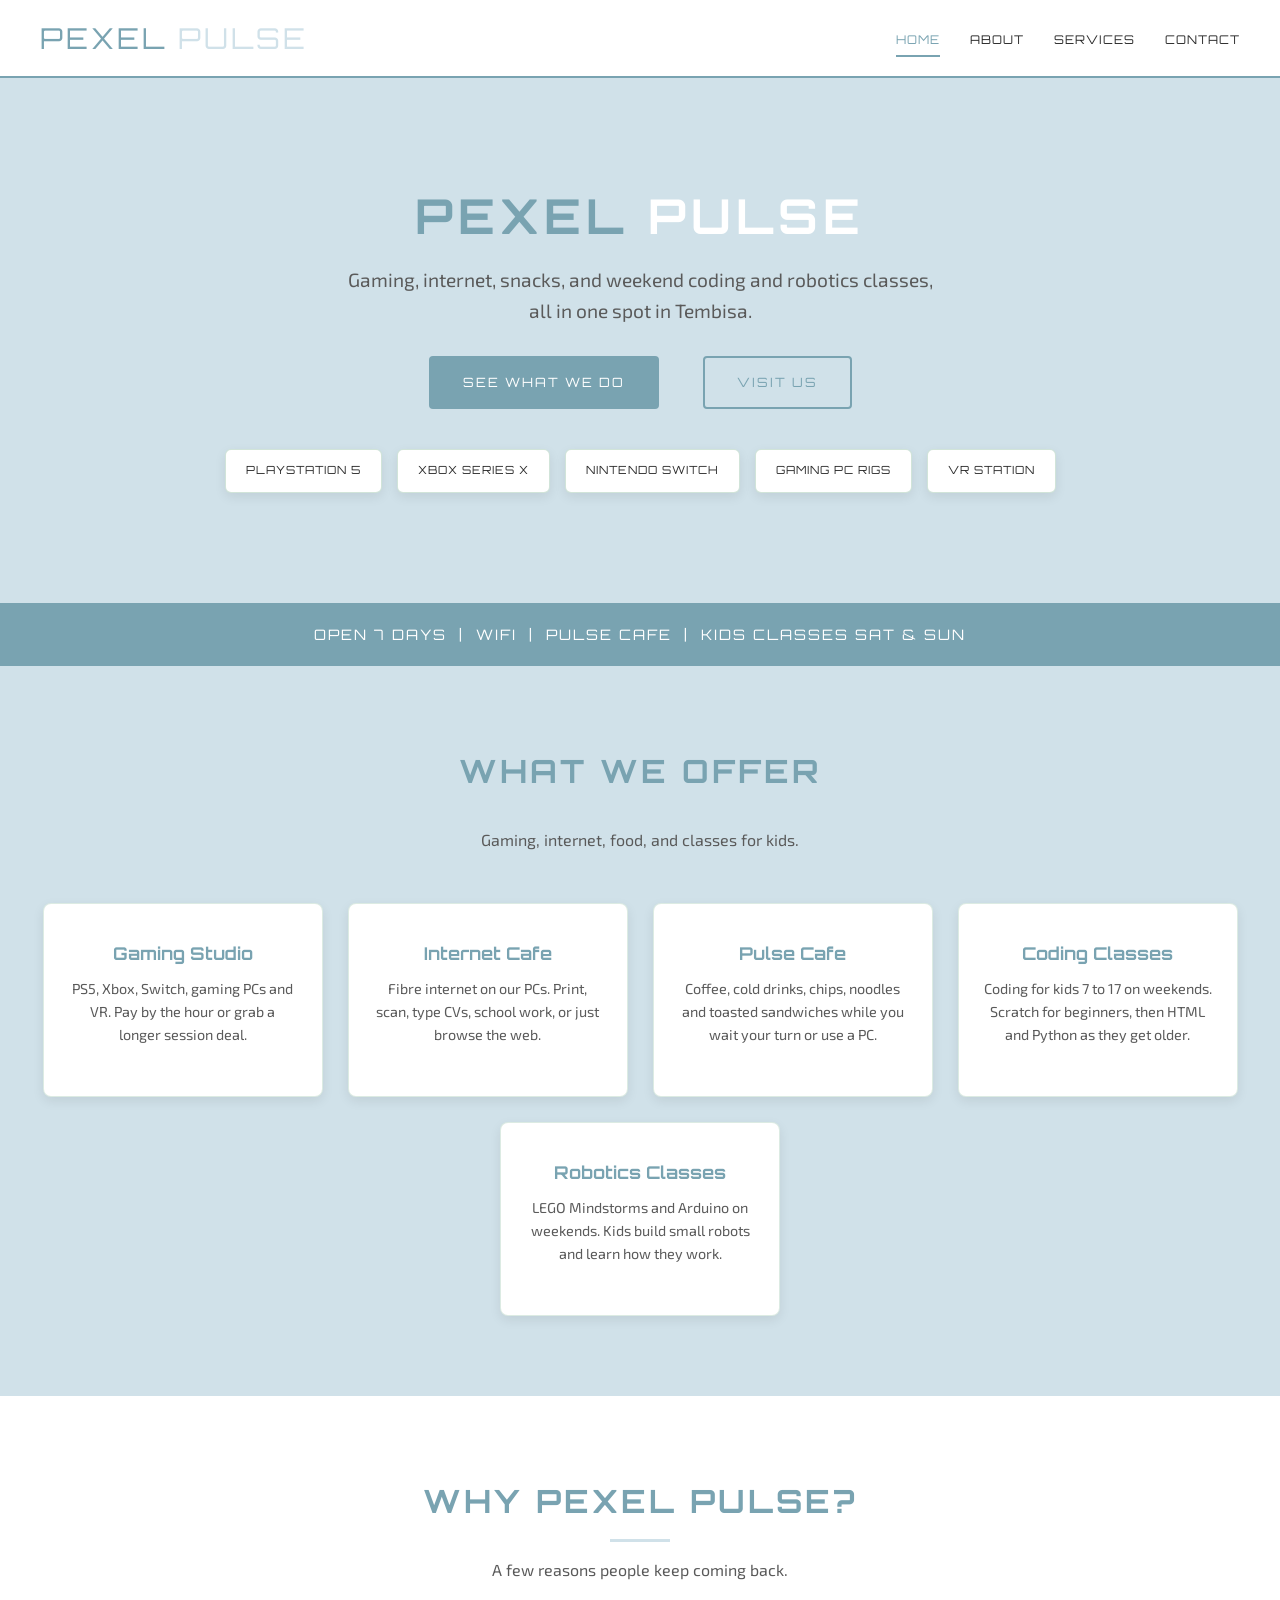
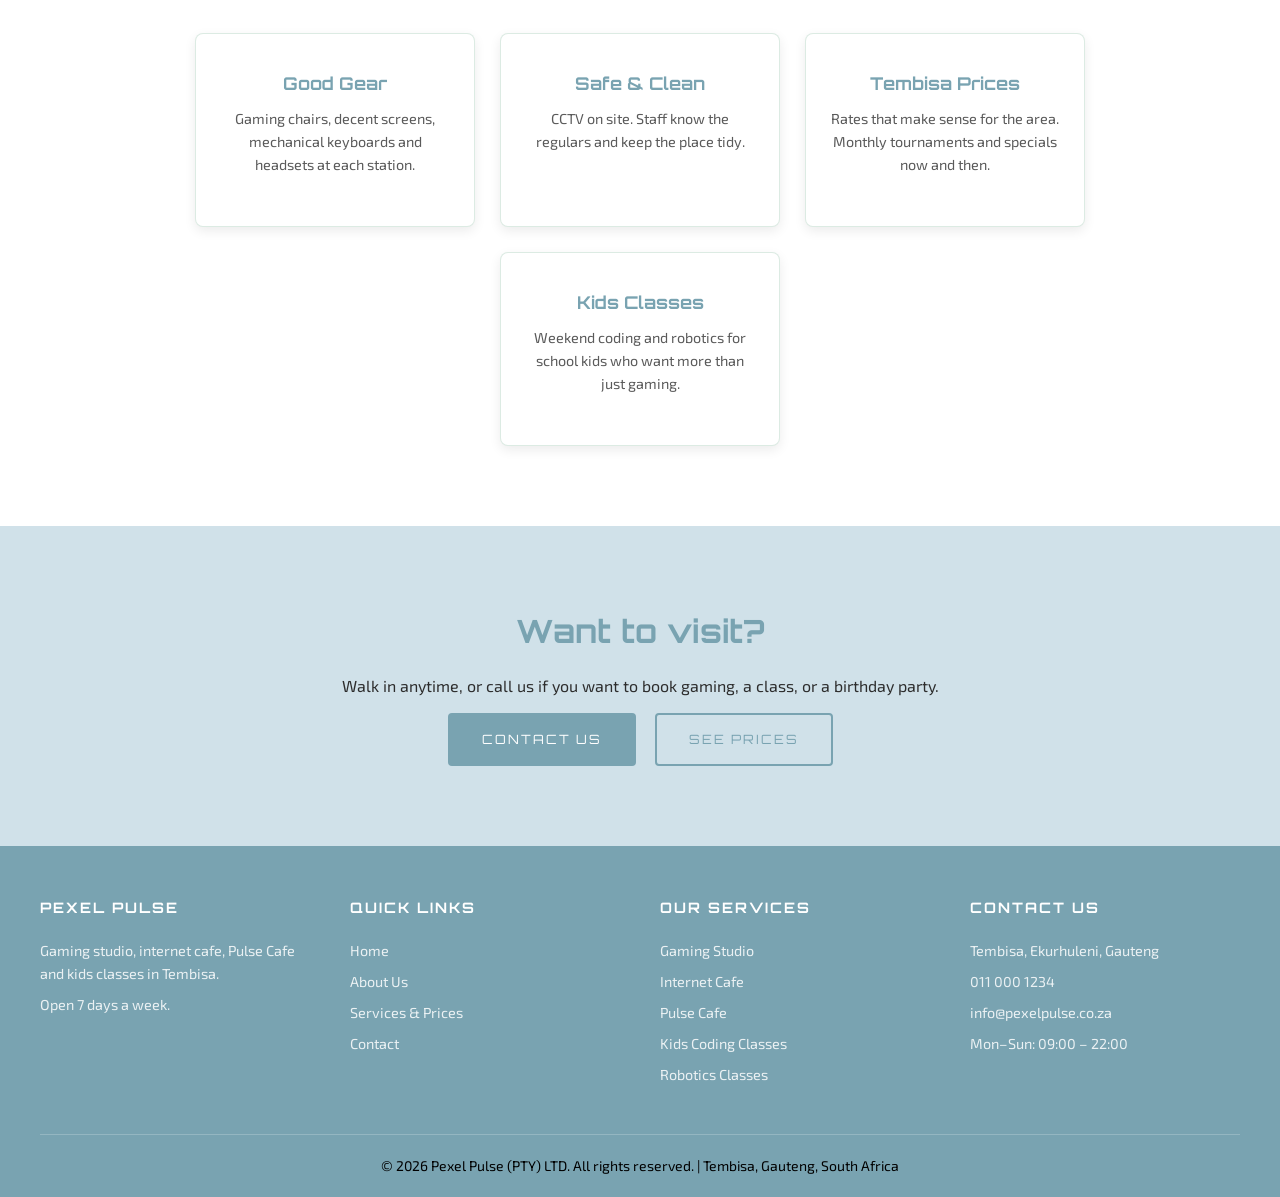
<file: index.html>
﻿<!DOCTYPE html>
<html lang="en">
<head>
  <meta charset="UTF-8">
  <meta name="viewport" content="width=device-width, initial-scale=1.0">
  <title>Pexel Pulse Studio | Tembisa Gaming Studio</title>
  <link rel="stylesheet" href="css/styles.css">
</head>
<body>

    <!-- header Section -->
    <header>
      <div class="header-inner">
  
        <!-- logo Area -->
        <div class="logo">Pexel <span>Pulse</span></div>
  
        <!-- navigation Menu -->
        <nav>
          <ul>
            <li><a href="index.html" class="active">Home</a></li>
            <li><a href="about.html">About</a></li>
            <li><a href="services.html">Services</a></li>
            <li><a href="contact.html">Contact</a></li>
          </ul>
        </nav>
  
      </div>
    </header>
  
    <!-- hero Section -->
    <section class="hero">
      <h1>Pexel <span>Pulse</span></h1>
      <p>Gaming, internet, snacks, and weekend coding and robotics classes, all in one spot in Tembisa.</p>
      <a href="services.html" class="btn btn-primary">See What We Do</a>
      <a href="contact.html" class="btn btn-outline">Visit Us</a>
  
      <!-- gaming Consoles Available -->
      <div class="consoles-row">
        <div class="console-badge">PlayStation 5</div>
        <div class="console-badge">Xbox Series X</div>
        <div class="console-badge">Nintendo Switch</div>
        <div class="console-badge">Gaming PC Rigs</div>
        <div class="console-badge">VR Station</div>
      </div>
    </section>
  
    <!-- feature Strip -->
    <div class="feature-strip">
      <p>Open 7 days &nbsp;|&nbsp; WiFi &nbsp;|&nbsp; Pulse Cafe &nbsp;|&nbsp; Kids classes Sat &amp; Sun</p>
    </div>
  
    <!-- what We Offer Section -->
    <div class="section-dark">
      <div class="section">
  
        <div class="section-title">
          <h2>What We Offer</h2>
          <p>Gaming, internet, food, and classes for kids.</p>
        </div>
  
        <!-- cards Grid -->
        <div class="cards-grid">
  
          <!-- card 1 Gaming Studio -->
          <div class="card">
            <h3>Gaming Studio</h3>
            <p>PS5, Xbox, Switch, gaming PCs and VR. Pay by the hour or grab a longer session deal.</p>
          </div>
  
          <!-- card 2 Internet Cafe -->
          <div class="card">
            <h3>Internet Cafe</h3>
            <p>Fibre internet on our PCs. Print, scan, type CVs, school work, or just browse the web.</p>
          </div>
  
          <!-- card 3 Pulse Cafe -->
          <div class="card">
            <h3>Pulse Cafe</h3>
            <p>Coffee, cold drinks, chips, noodles and toasted sandwiches while you wait your turn or use a PC.</p>
          </div>
  
          <!-- card 4 Coding Classes -->
          <div class="card">
            <h3>Coding Classes</h3>
            <p>Coding for kids 7 to 17 on weekends. Scratch for beginners, then HTML and Python as they get older.</p>
          </div>
  
          <!-- card 5 Robotics Classes -->
          <div class="card">
            <h3>Robotics Classes</h3>
            <p>LEGO Mindstorms and Arduino on weekends. Kids build small robots and learn how they work.</p>
          </div>
  
        </div>
  
      </div>
    </div>
  
    <!-- why Pexel Pulse Section -->
    <div class="section">
  
      <div class="section-title">
        <h2>Why Pexel Pulse?</h2>
        <p>A few reasons people keep coming back.</p>
      </div>
  
      <div class="cards-grid">
  
        <div class="card">
          <h3>Good Gear</h3>
          <p>Gaming chairs, decent screens, mechanical keyboards and headsets at each station.</p>
        </div>
  
        <div class="card">
          <h3>Safe &amp; Clean</h3>
          <p>CCTV on site. Staff know the regulars and keep the place tidy.</p>
        </div>
  
        <div class="card">
          <h3>Tembisa Prices</h3>
          <p>Rates that make sense for the area. Monthly tournaments and specials now and then.</p>
        </div>
  
        <div class="card">
          <h3>Kids Classes</h3>
          <p>Weekend coding and robotics for school kids who want more than just gaming.</p>
        </div>
  
      </div>
  
    </div>
  
    <!-- call To Action -->
    <div class="section-dark">
      <div class="section section-center">
        <h2>Want to visit?</h2>
        <p>Walk in anytime, or call us if you want to book gaming, a class, or a birthday party.</p>
        <a href="contact.html" class="btn btn-primary">Contact Us</a>
        <a href="services.html" class="btn btn-outline">See Prices</a>
      </div>
    </div>
  
    <!-- footer Section -->
    <footer>
      <div class="footer-inner">

        <div class="footer-col">
          <h3>Pexel Pulse</h3>
          <p>Gaming studio, internet cafe, Pulse Cafe and kids classes in Tembisa.</p>
          <p>Open 7 days a week.</p>
        </div>

        <div class="footer-col">
          <h3>Quick Links</h3>
          <a href="index.html">Home</a>
          <a href="about.html">About Us</a>
          <a href="services.html">Services &amp; Prices</a>
          <a href="contact.html">Contact</a>
        </div>

        <div class="footer-col">
          <h3>Our Services</h3>
          <a href="services.html">Gaming Studio</a>
          <a href="services.html">Internet Cafe</a>
          <a href="services.html">Pulse Cafe</a>
          <a href="services.html">Kids Coding Classes</a>
          <a href="services.html">Robotics Classes</a>
        </div>

        <div class="footer-col">
          <h3>Contact Us</h3>
          <p>Tembisa, Ekurhuleni, Gauteng</p>
          <p>011 000 1234</p>
          <p>info@pexelpulse.co.za</p>
          <p>Mon–Sun: 09:00 – 22:00</p>
        </div>

      </div>

      <div class="footer-bottom">
        <p>&copy; 2026 Pexel Pulse (PTY) LTD. All rights reserved. | Tembisa, Gauteng, South Africa</p>
      </div>
    </footer>
  
  </body>
  </html>
</file>
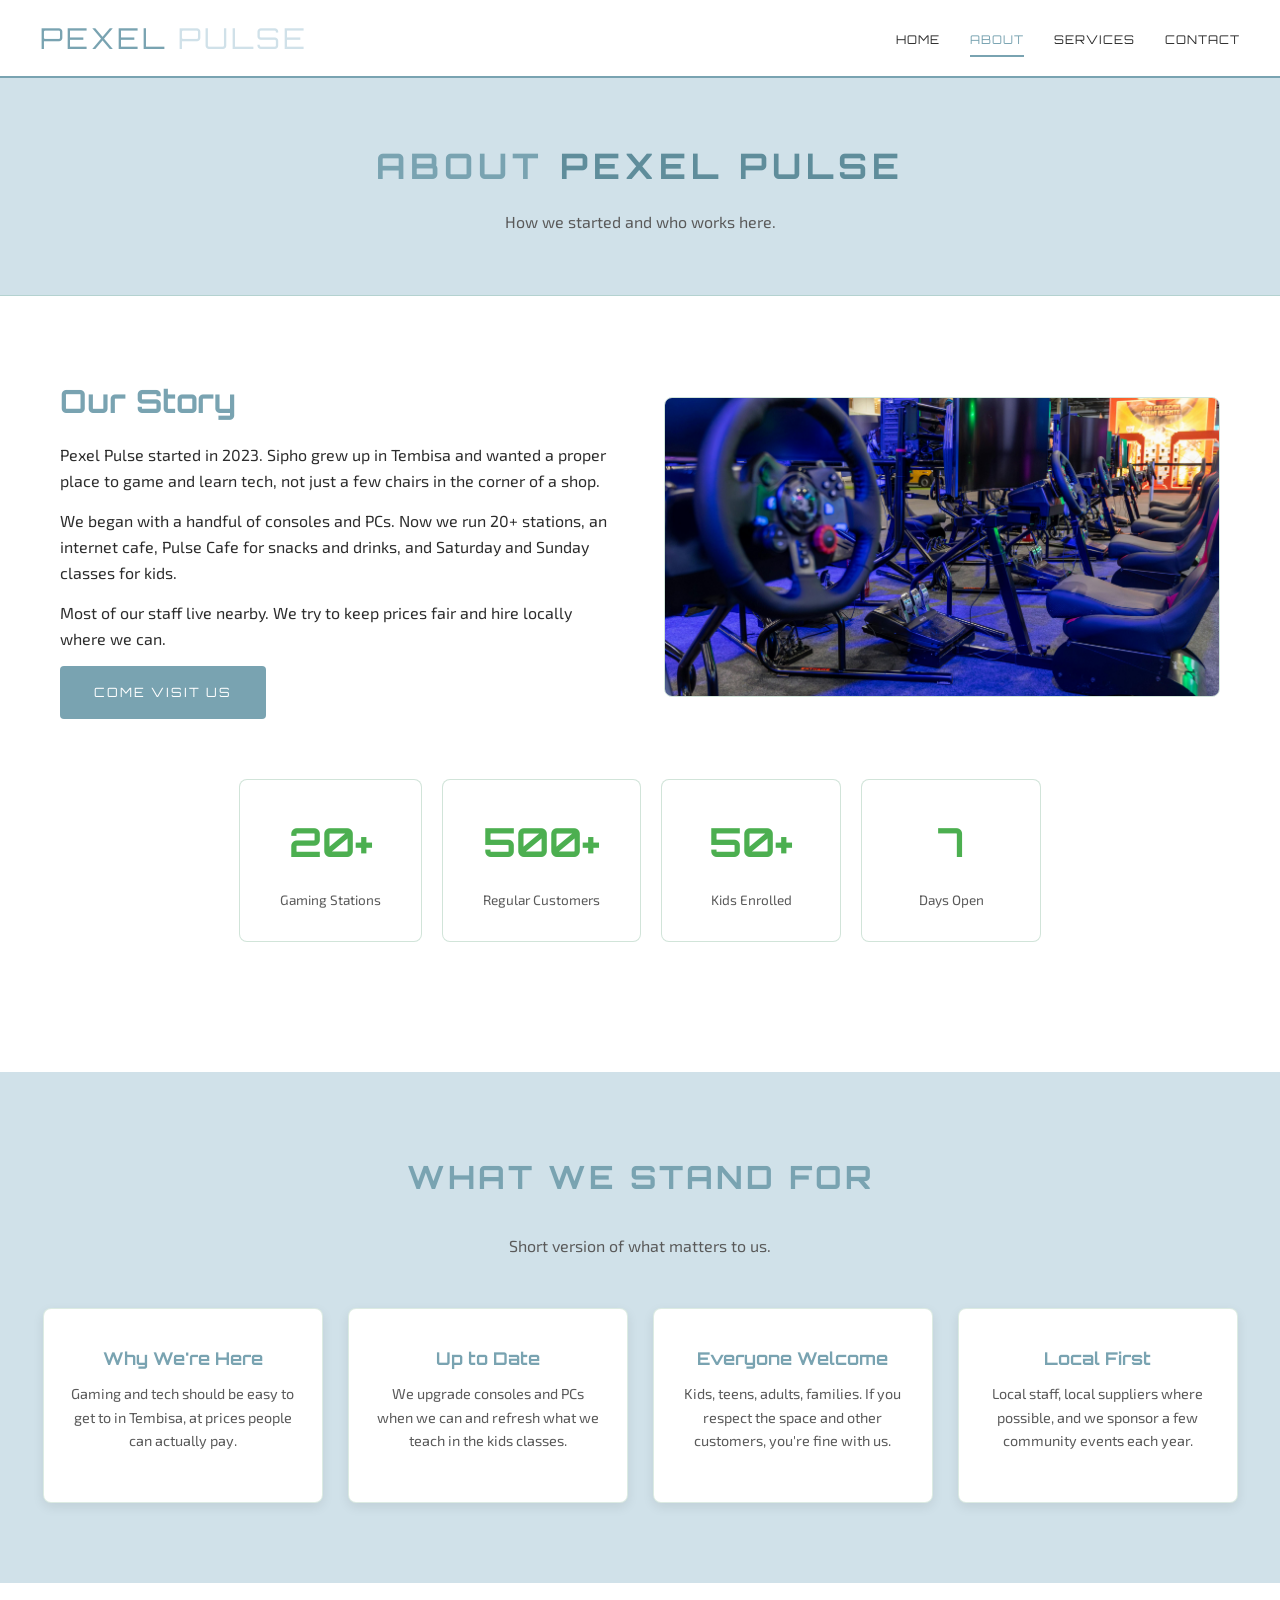
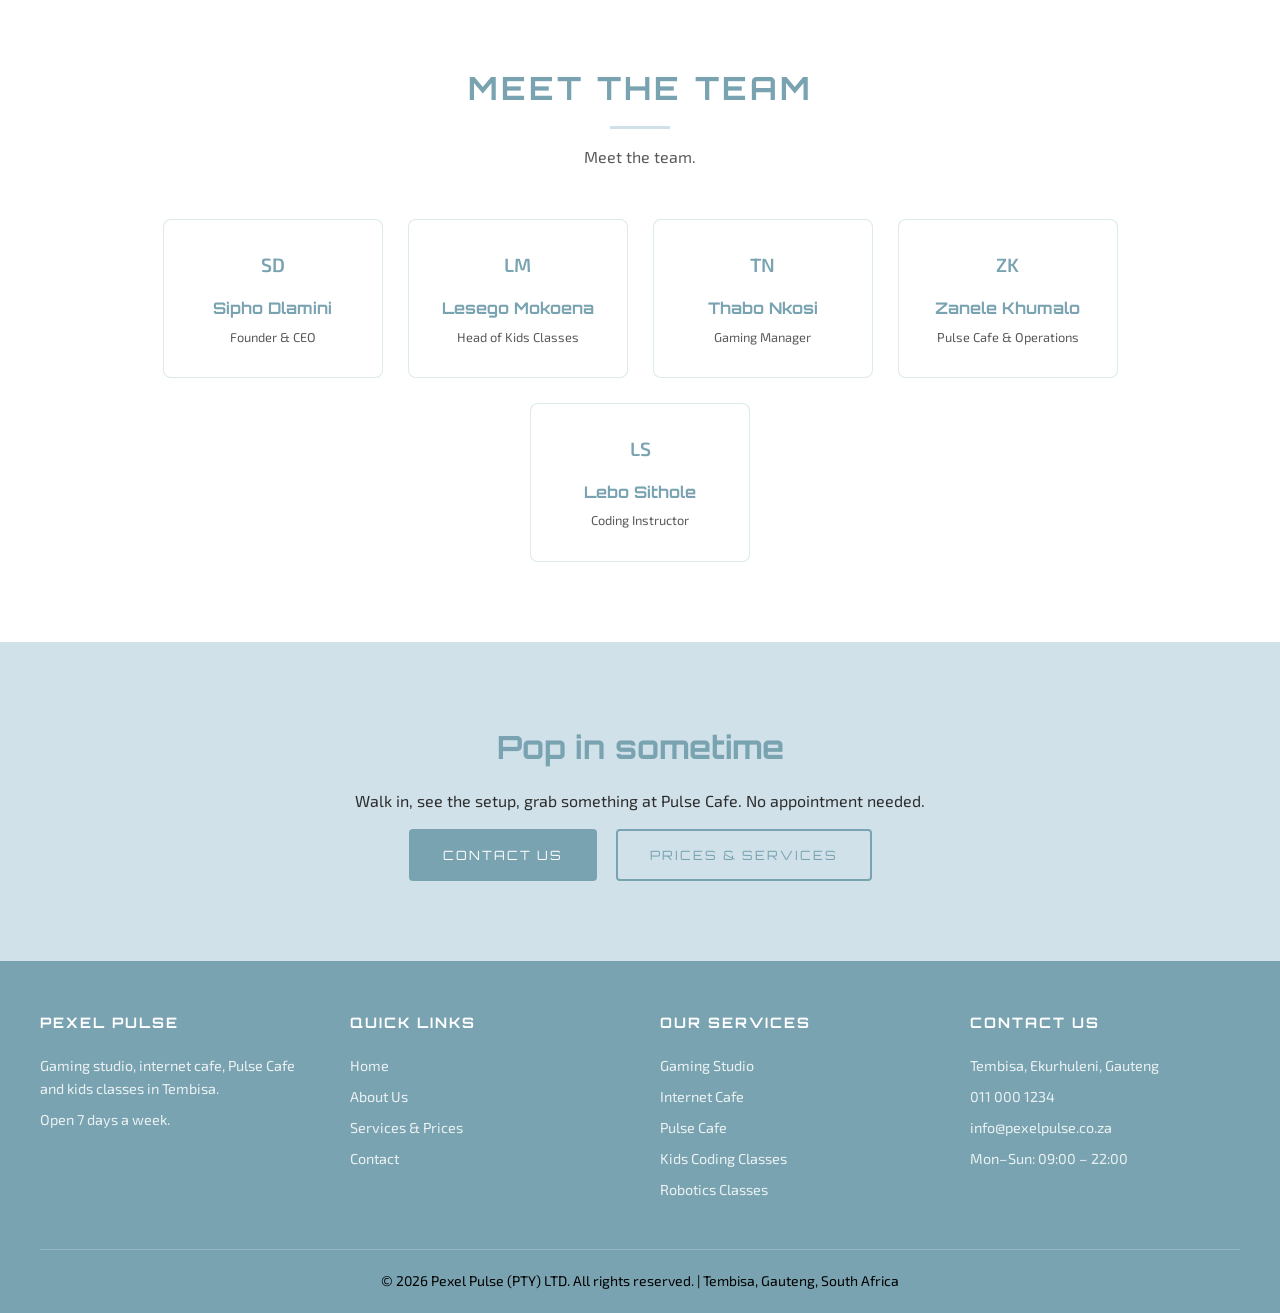
<file: about.html>
﻿<!DOCTYPE html>
<html lang="en">
<head>
  <meta charset="UTF-8">
  <meta name="viewport" content="width=device-width, initial-scale=1.0">
  <title>about us</title>
  <link rel="stylesheet" href="css/styles.css">
</head>
<body>

  <!-- header Section -->
  <header>
    <div class="header-inner">

      <!-- logo Area -->
      <div class="logo">Pexel <span>Pulse</span></div>

      <!-- navigation Menu -->
      <nav>
        <ul>
          <li><a href="index.html">Home</a></li>
          <li><a href="about.html" class="active">About</a></li>
          <li><a href="services.html">Services</a></li>
          <li><a href="contact.html">Contact</a></li>
        </ul>
      </nav>

    </div>
  </header>

  <!-- Banner -->
  <div class="page-banner">
    <h1>About <span>Pexel Pulse</span></h1>
    <p>How we started and who works here.</p>
  </div>

  <!-- our Story Section -->
  <div class="section">

    <div class="about-intro">

      <!-- intro Text -->
      <div class="about-text">
        <h2>Our Story</h2>
        <p>Pexel Pulse started in 2023. Sipho grew up in Tembisa and wanted a proper place to game and learn tech, not just a few chairs in the corner of a shop.</p>
        <p>We began with a handful of consoles and PCs. Now we run 20+ stations, an internet cafe, Pulse Cafe for snacks and drinks, and Saturday and Sunday classes for kids.</p>
        <p>Most of our staff live nearby. We try to keep prices fair and hire locally where we can.</p>
        <a href="contact.html" class="btn btn-primary">Come Visit Us</a>
      </div>

      <!-- about Image -->
      <div class="about-image">
        <img src="images/gaming1.jpg" alt="Gaming area inside Pexel Pulse">
      </div>

    </div>

    <!-- stats Row -->
    <div class="stats-row">

      <div class="stat-box">
        <h2>20+</h2>
        <p>Gaming Stations</p>
      </div>

      <div class="stat-box">
        <h2>500+</h2>
        <p>Regular Customers</p>
      </div>

      <div class="stat-box">
        <h2>50+</h2>
        <p>Kids Enrolled</p>
      </div>

      <div class="stat-box">
        <h2>7</h2>
        <p>Days Open</p>
      </div>

    </div>

  </div>

  <!-- mission And Values -->
  <div class="section-dark">
    <div class="section">

      <div class="section-title">
        <h2>What We Stand For</h2>
        <p>Short version of what matters to us.</p>
      </div>

      <div class="cards-grid">

        <div class="card">
          <h3>Why We're Here</h3>
          <p>Gaming and tech should be easy to get to in Tembisa, at prices people can actually pay.</p>
        </div>

        <div class="card">
          <h3>Up to Date</h3>
          <p>We upgrade consoles and PCs when we can and refresh what we teach in the kids classes.</p>
        </div>

        <div class="card">
          <h3>Everyone Welcome</h3>
          <p>Kids, teens, adults, families. If you respect the space and other customers, you're fine with us.</p>
        </div>

        <div class="card">
          <h3>Local First</h3>
          <p>Local staff, local suppliers where possible, and we sponsor a few community events each year.</p>
        </div>

      </div>

    </div>
  </div>

  <!-- meet The Team -->
  <div class="section">

    <div class="section-title">
      <h2>Meet the Team</h2>
      <p>Meet the team.</p>
    </div>

    <div class="team-grid">

      <div class="team-card">
        <div class="avatar">SD</div>
        <h3>Sipho Dlamini</h3>
        <p>Founder &amp; CEO</p>
      </div>

      <div class="team-card">
        <div class="avatar">LM</div>
        <h3>Lesego Mokoena</h3>
        <p>Head of Kids Classes</p>
      </div>

      <div class="team-card">
        <div class="avatar">TN</div>
        <h3>Thabo Nkosi</h3>
        <p>Gaming Manager</p>
      </div>

      <div class="team-card">
        <div class="avatar">ZK</div>
        <h3>Zanele Khumalo</h3>
        <p>Pulse Cafe &amp; Operations</p>
      </div>

      <div class="team-card">
        <div class="avatar">LS</div>
        <h3>Lebo Sithole</h3>
        <p>Coding Instructor</p>
      </div>

    </div>

  </div>

  <!-- call To Action -->
  <div class="section-dark">
    <div class="section" style="text-align: center;">
      <h2>Pop in sometime</h2>
      <p>Walk in, see the setup, grab something at Pulse Cafe. No appointment needed.</p>
      <a href="contact.html" class="btn btn-primary">Contact Us</a>
      <a href="services.html" class="btn btn-outline">Prices &amp; Services</a>
    </div>
  </div>

  <!-- footer Section -->
  <footer>
    <div class="footer-inner">

      <div class="footer-col">
        <h3>Pexel Pulse</h3>
        <p>Gaming studio, internet cafe, Pulse Cafe and kids classes in Tembisa.</p>
        <p>Open 7 days a week.</p>
      </div>

      <div class="footer-col">
        <h3>Quick Links</h3>
        <a href="index.html">Home</a>
        <a href="about.html">About Us</a>
        <a href="services.html">Services &amp; Prices</a>
        <a href="contact.html">Contact</a>
      </div>

      <div class="footer-col">
        <h3>Our Services</h3>
        <a href="services.html">Gaming Studio</a>
        <a href="services.html">Internet Cafe</a>
        <a href="services.html">Pulse Cafe</a>
        <a href="services.html">Kids Coding Classes</a>
        <a href="services.html">Robotics Classes</a>
      </div>

      <div class="footer-col">
        <h3>Contact Us</h3>
        <p>Tembisa, Ekurhuleni, Gauteng</p>
        <p>011 000 1234</p>
        <p>info@pexelpulse.co.za</p>
        <p>Mon–Sun: 09:00 – 22:00</p>
      </div>

    </div>

    <div class="footer-bottom">
      <p>&copy; 2026 Pexel Pulse (PTY) LTD. All rights reserved. | Tembisa, Gauteng, South Africa</p>
    </div>
  </footer>

</body>
</html>
</file>
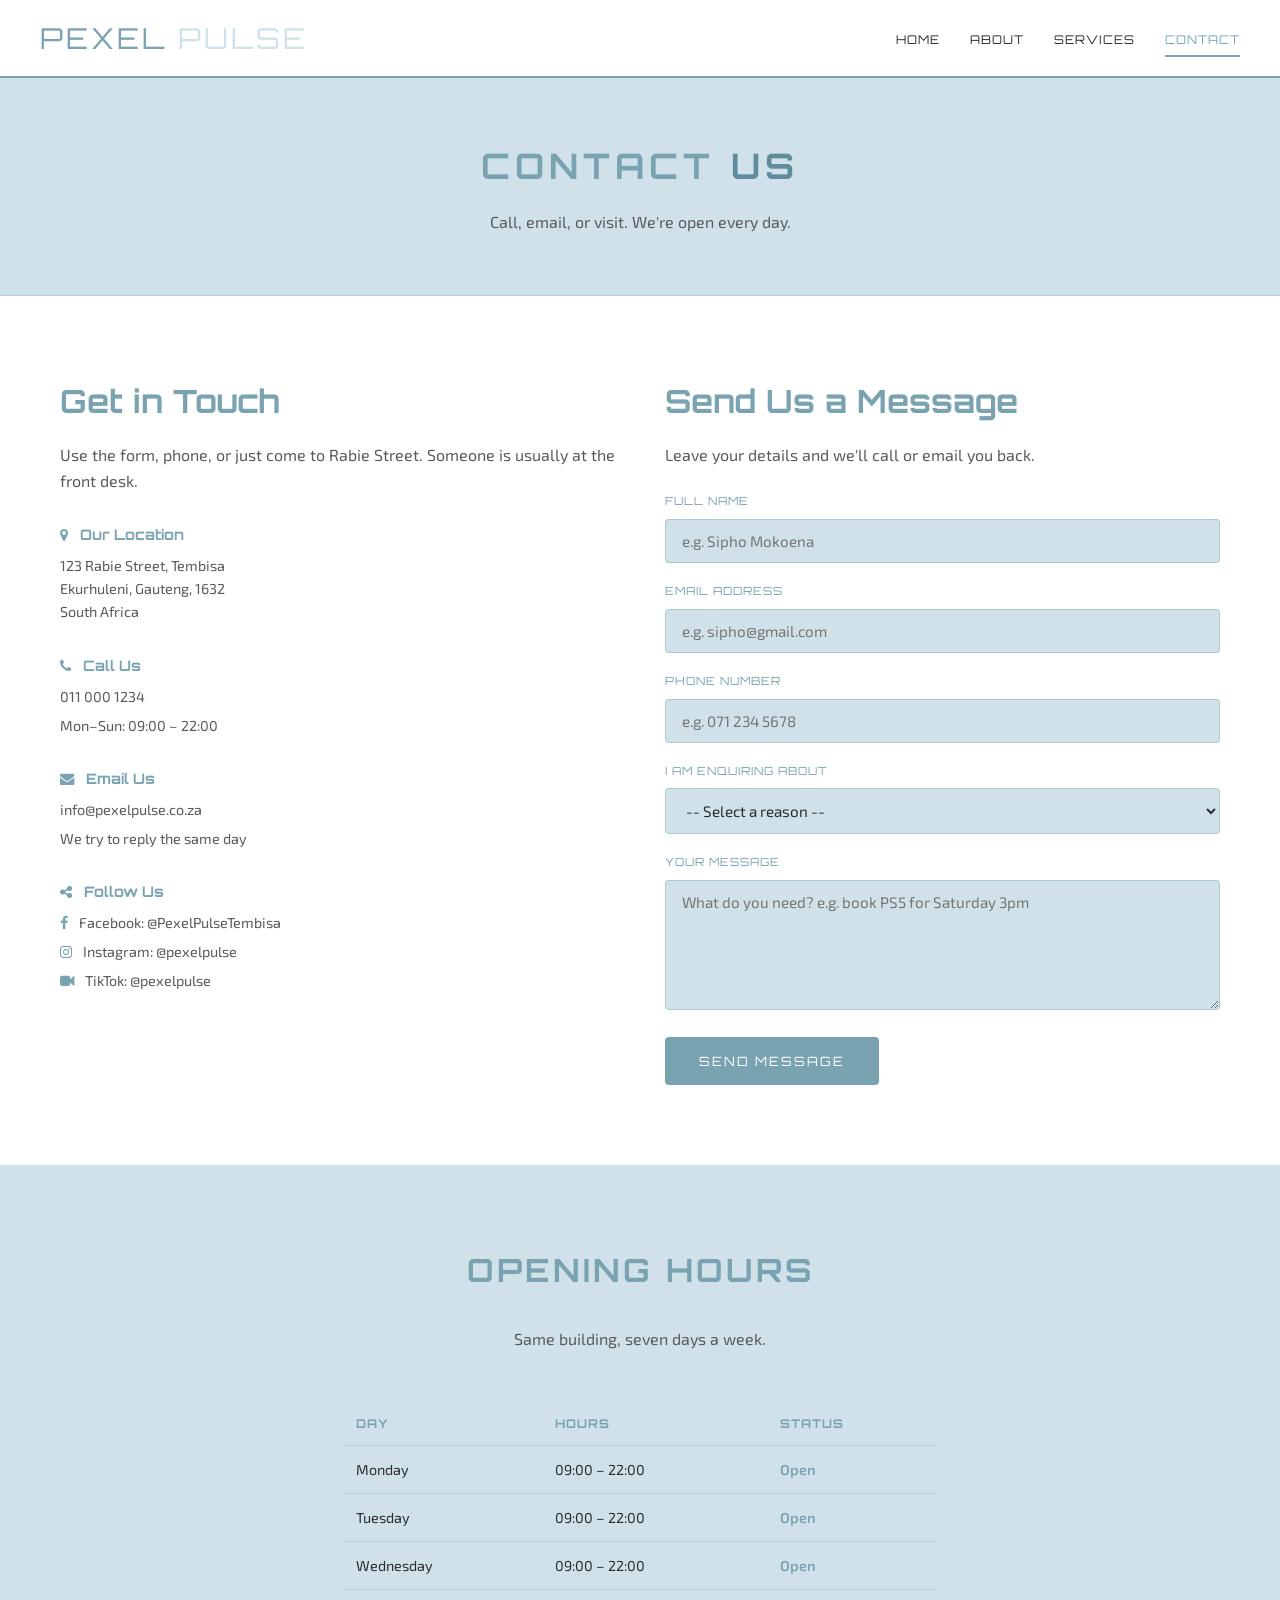
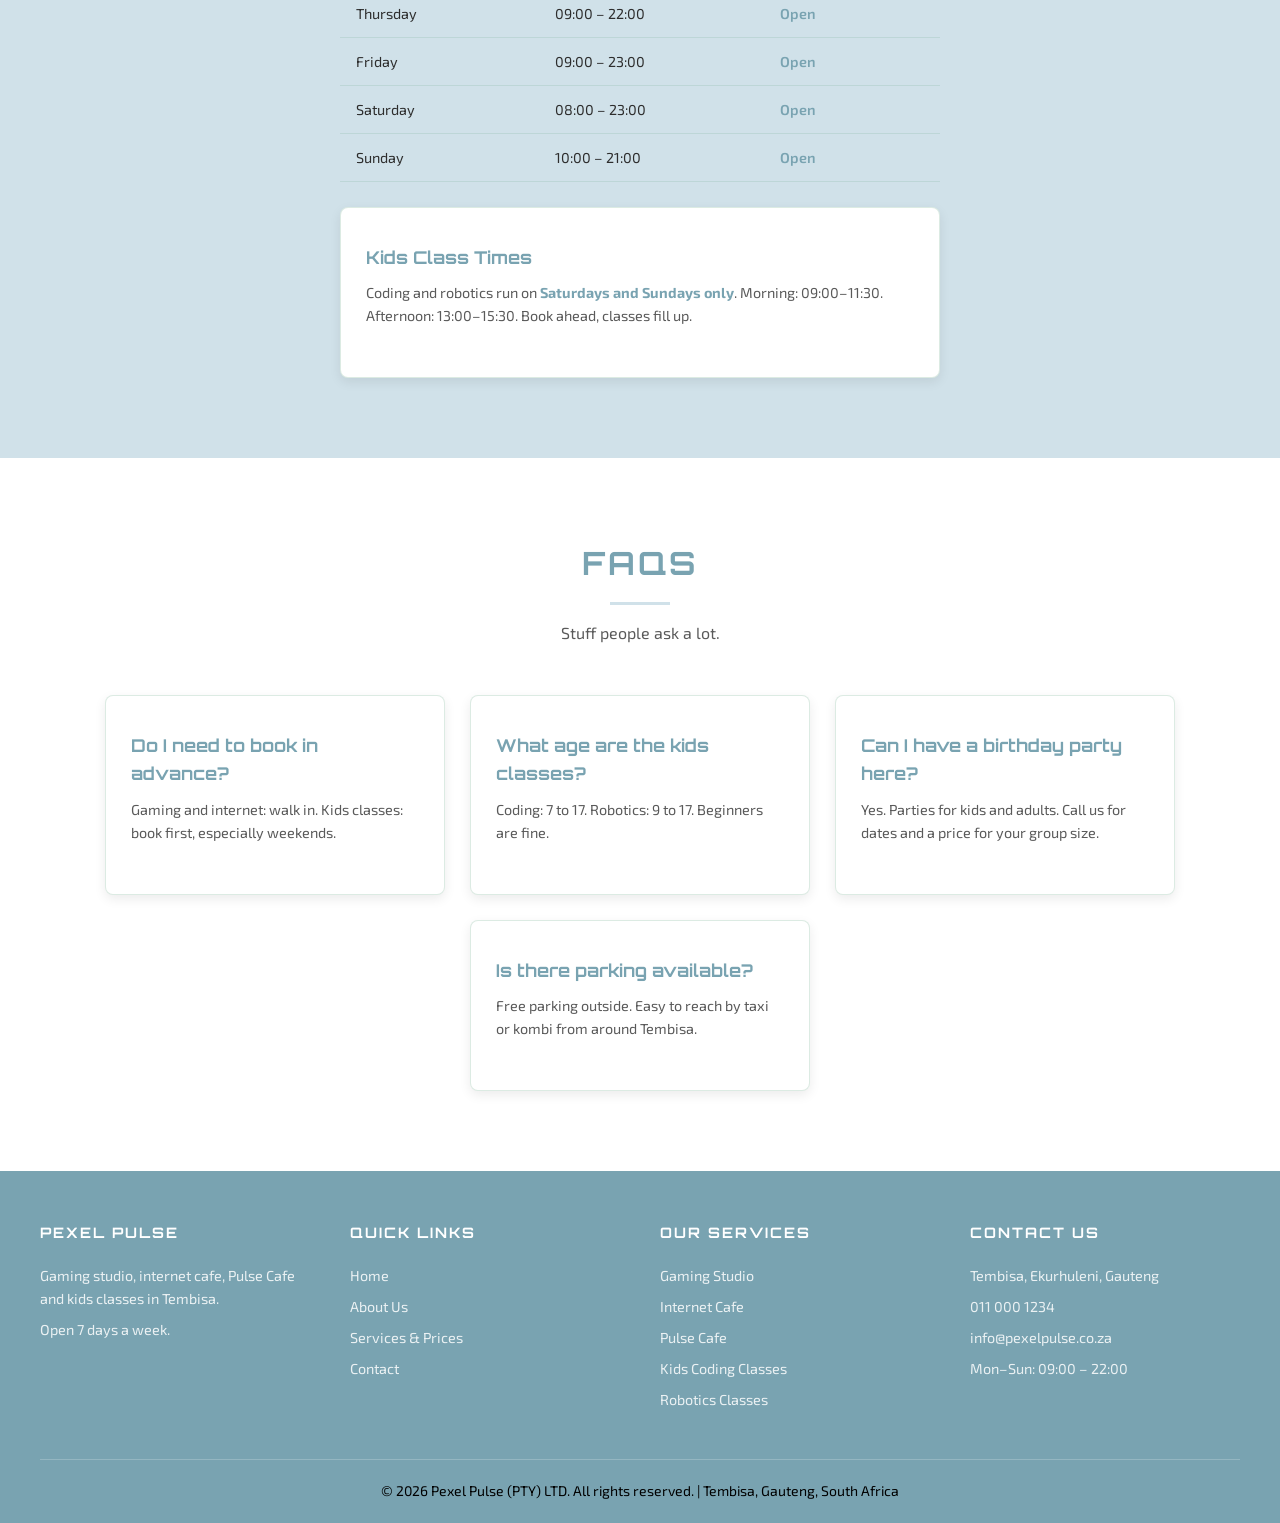
<file: contact.html>
﻿<!DOCTYPE html>
<html lang="en">
<head>
  <meta charset="UTF-8">
  <meta name="viewport" content="width=device-width, initial-scale=1.0">
  <title>contact us</title>
  <link rel="stylesheet" href="css/styles.css">
  <link rel="stylesheet" href="https://cdnjs.cloudflare.com/ajax/libs/font-awesome/4.7.0/css/font-awesome.min.css">
</head>

<body>

  <!-- header Section -->
  <header>
    <div class="header-inner">

      <!-- logo Area -->
      <div class="logo">Pexel <span>Pulse</span></div>

      <!-- navigation Menu -->
      <nav>
        <ul>
          <li><a href="index.html">Home</a></li>
          <li><a href="about.html">About</a></li>
          <li><a href="services.html">Services</a></li>
          <li><a href="contact.html" class="active">Contact</a></li>
        </ul>
      </nav>

    </div>
  </header>

  <!-- page Banner -->
  <div class="page-banner">
    <h1>Contact <span>Us</span></h1>
    <p>Call, email, or visit. We're open every day.</p>
  </div>

  <!-- contact Section -->
  <div class="section">

    <div class="contact-grid">

      <!-- left Contact Info -->
      <div class="contact-info">

        <h2>Get in Touch</h2>
        <p style="color: var(--text-muted); margin-bottom: 30px;">Use the form, phone, or just come to Rabie Street. Someone is usually at the front desk.</p>

        <!-- address Block -->
        <div class="contact-info-item">
          <h3><i class="fa fa-map-marker" aria-hidden="true"></i> Our Location</h3>
          <p>123 Rabie Street, Tembisa<br>Ekurhuleni, Gauteng, 1632<br>South Africa</p>
        </div>

        <!-- phone Block -->
        <div class="contact-info-item">
          <h3><i class="fa fa-phone" aria-hidden="true"></i> Call Us</h3>
          <p>011 000 1234</p>
          <p>Mon–Sun: 09:00 – 22:00</p>
        </div>

        <!-- email Block -->
        <div class="contact-info-item">
          <h3><i class="fa fa-envelope" aria-hidden="true"></i> Email Us</h3>
          <p>info@pexelpulse.co.za</p>
          <p>We try to reply the same day</p>
        </div>

        <!-- social Media -->
        <div class="contact-info-item">
          <h3><i class="fa fa-share-alt" aria-hidden="true"></i> Follow Us</h3>
          <p><i class="fa fa-facebook" aria-hidden="true"></i> Facebook: @PexelPulseTembisa</p>
          <p><i class="fa fa-instagram" aria-hidden="true"></i> Instagram: @pexelpulse</p>
          <p><i class="fa fa-video-camera" aria-hidden="true"></i> TikTok: @pexelpulse</p>
        </div>

      </div>

      <!-- right Contact Form -->
      <div class="contact-form">

        <div id="sent" class="form-sent">
          <p><strong>Message sent.</strong> Thanks — we'll get back to you.</p>
        </div>

        <h2>Send Us a Message</h2>
        <p style="color: var(--text-muted); margin-bottom: 25px;">Leave your details and we'll call or email you back.</p>

        <form action="contact.html#sent" method="get">

       
          <div class="form-group">
            <label for="name">Full Name</label>
            <input type="text" id="name" placeholder="e.g. Sipho Mokoena" required>
          </div>

          <div class="form-group">
            <label for="email">Email Address</label>
            <input type="email" id="email" placeholder="e.g. sipho@gmail.com" required>
          </div>

          
          <div class="form-group">
            <label for="phone">Phone Number</label>
            <input type="tel" id="phone" placeholder="e.g. 071 234 5678">
          </div>

          
          <div class="form-group">
            <label for="reason">I am enquiring about</label>
            <select id="reason">
              <option value="">-- Select a reason --</option>
              <option value="gaming">Gaming Studio Booking</option>
              <option value="internet">Internet Cafe</option>
              <option value="coding">Kids Coding Classes</option>
              <option value="robotics">Kids Robotics Classes</option>
              <option value="party">Birthday Party Package</option>
              <option value="other">Other / General Enquiry</option>
            </select>
          </div>

          <div class="form-group">
            <label for="message">Your Message</label>
            <textarea id="message" placeholder="What do you need? e.g. book PS5 for Saturday 3pm" required></textarea>
          </div>

          <!-- submit Button -->
          <button type="submit" class="btn btn-primary">Send Message</button>

        </form>

      </div>

    </div>

  </div>

  <!-- hours Table -->
  <div class="section-dark">
    <div class="section">

      <div class="section-title">
        <h2>Opening Hours</h2>
        <p>Same building, seven days a week.</p>
      </div>

      <div style="max-width: 600px; margin: 0 auto;">
        <table class="hours-table">
          <thead>
            <tr>
              <th>Day</th>
              <th>Hours</th>
              <th>Status</th>
            </tr>
          </thead>
          <tbody>
            <tr>
              <td>Monday</td>
              <td>09:00 – 22:00</td>
              <td class="open-badge">Open</td>
            </tr>
            <tr>
              <td>Tuesday</td>
              <td>09:00 – 22:00</td>
              <td class="open-badge">Open</td>
            </tr>
            <tr>
              <td>Wednesday</td>
              <td>09:00 – 22:00</td>
              <td class="open-badge">Open</td>
            </tr>
            <tr>
              <td>Thursday</td>
              <td>09:00 – 22:00</td>
              <td class="open-badge">Open</td>
            </tr>
            <tr>
              <td>Friday</td>
              <td>09:00 – 23:00</td>
              <td class="open-badge">Open</td>
            </tr>
            <tr>
              <td>Saturday</td>
              <td>08:00 – 23:00</td>
              <td class="open-badge">Open</td>
            </tr>
            <tr>
              <td>Sunday</td>
              <td>10:00 – 21:00</td>
              <td class="open-badge">Open</td>
            </tr>
          </tbody>
        </table>

        <!-- kids Academy Hours -->
        <div class="card" style="margin-top: 25px; text-align: left; width: 100%;">
          <h3>Kids Class Times</h3>
          <p>Coding and robotics run on <strong style="color: var(--primary);">Saturdays and Sundays only</strong>. Morning: 09:00–11:30. Afternoon: 13:00–15:30. Book ahead, classes fill up.</p>
        </div>

      </div>

    </div>
  </div>

  <!-- faq Section -->
  <div class="section">

    <div class="section-title">
      <h2>FAQs</h2>
      <p>Stuff people ask a lot.</p>
    </div>

    <div class="cards-grid">

      <div class="card" style="text-align: left; width: 340px;">
        <h3>Do I need to book in advance?</h3>
        <p>Gaming and internet: walk in. Kids classes: book first, especially weekends.</p>
      </div>

      <div class="card" style="text-align: left; width: 340px;">
        <h3>What age are the kids classes?</h3>
        <p>Coding: 7 to 17. Robotics: 9 to 17. Beginners are fine.</p>
      </div>

      <div class="card" style="text-align: left; width: 340px;">
        <h3>Can I have a birthday party here?</h3>
        <p>Yes. Parties for kids and adults. Call us for dates and a price for your group size.</p>
      </div>

      <div class="card" style="text-align: left; width: 340px;">
        <h3>Is there parking available?</h3>
        <p>Free parking outside. Easy to reach by taxi or kombi from around Tembisa.</p>
      </div>

    </div>

  </div>

  <!-- footer Section -->
  <footer>
    <div class="footer-inner">

      <div class="footer-col">
        <h3>Pexel Pulse</h3>
        <p>Gaming studio, internet cafe, Pulse Cafe and kids classes in Tembisa.</p>
        <p>Open 7 days a week.</p>
      </div>

      <div class="footer-col">
        <h3>Quick Links</h3>
        <a href="index.html">Home</a>
        <a href="about.html">About Us</a>
        <a href="services.html">Services &amp; Prices</a>
        <a href="contact.html">Contact</a>
      </div>

      <div class="footer-col">
        <h3>Our Services</h3>
        <a href="services.html">Gaming Studio</a>
        <a href="services.html">Internet Cafe</a>
        <a href="services.html">Pulse Cafe</a>
        <a href="services.html">Kids Coding Classes</a>
        <a href="services.html">Robotics Classes</a>
      </div>

      <div class="footer-col">
        <h3>Contact Us</h3>
        <p>Tembisa, Ekurhuleni, Gauteng</p>
        <p>011 000 1234</p>
        <p>info@pexelpulse.co.za</p>
        <p>Mon–Sun: 09:00 – 22:00</p>
      </div>

    </div>

    <div class="footer-bottom">
      <p>&copy; 2026 Pexel Pulse (PTY) LTD. All rights reserved. | Tembisa, Gauteng, South Africa</p>
    </div>
  </footer>

</body>
</html>
</file>
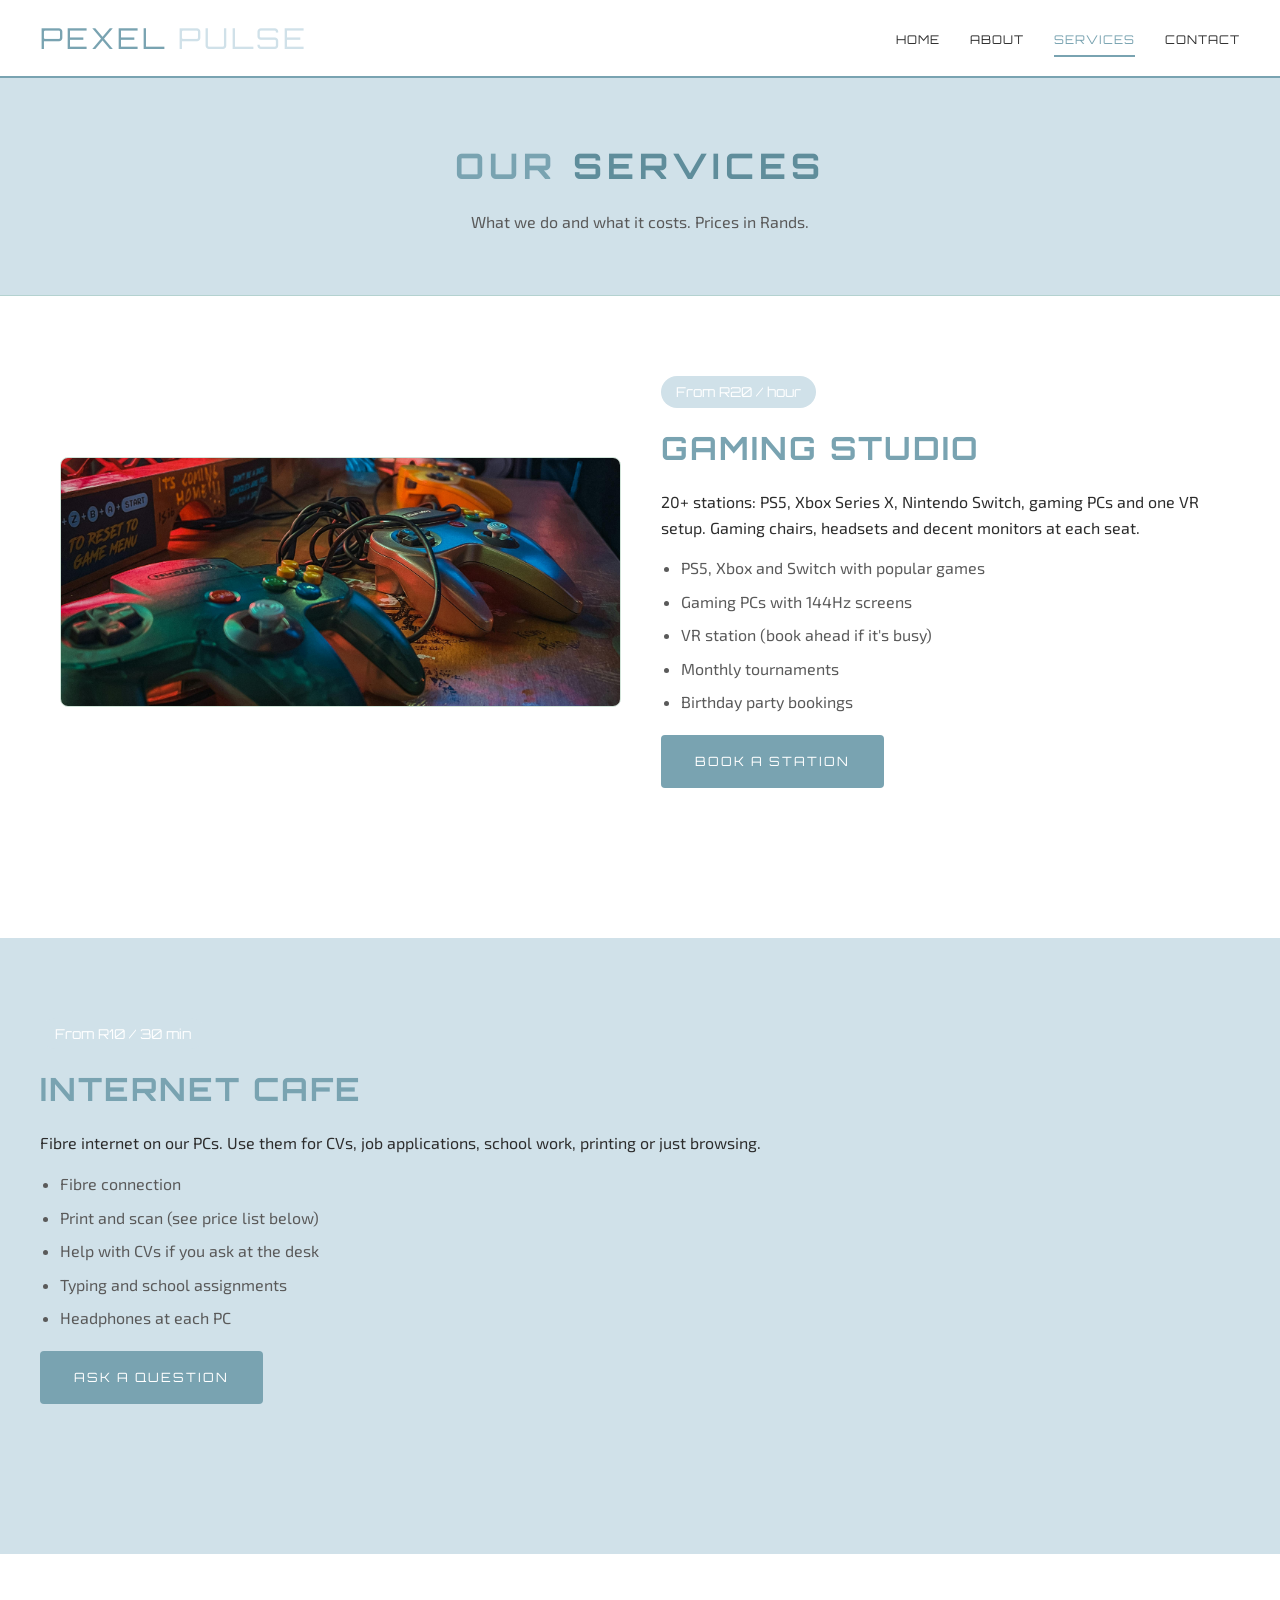
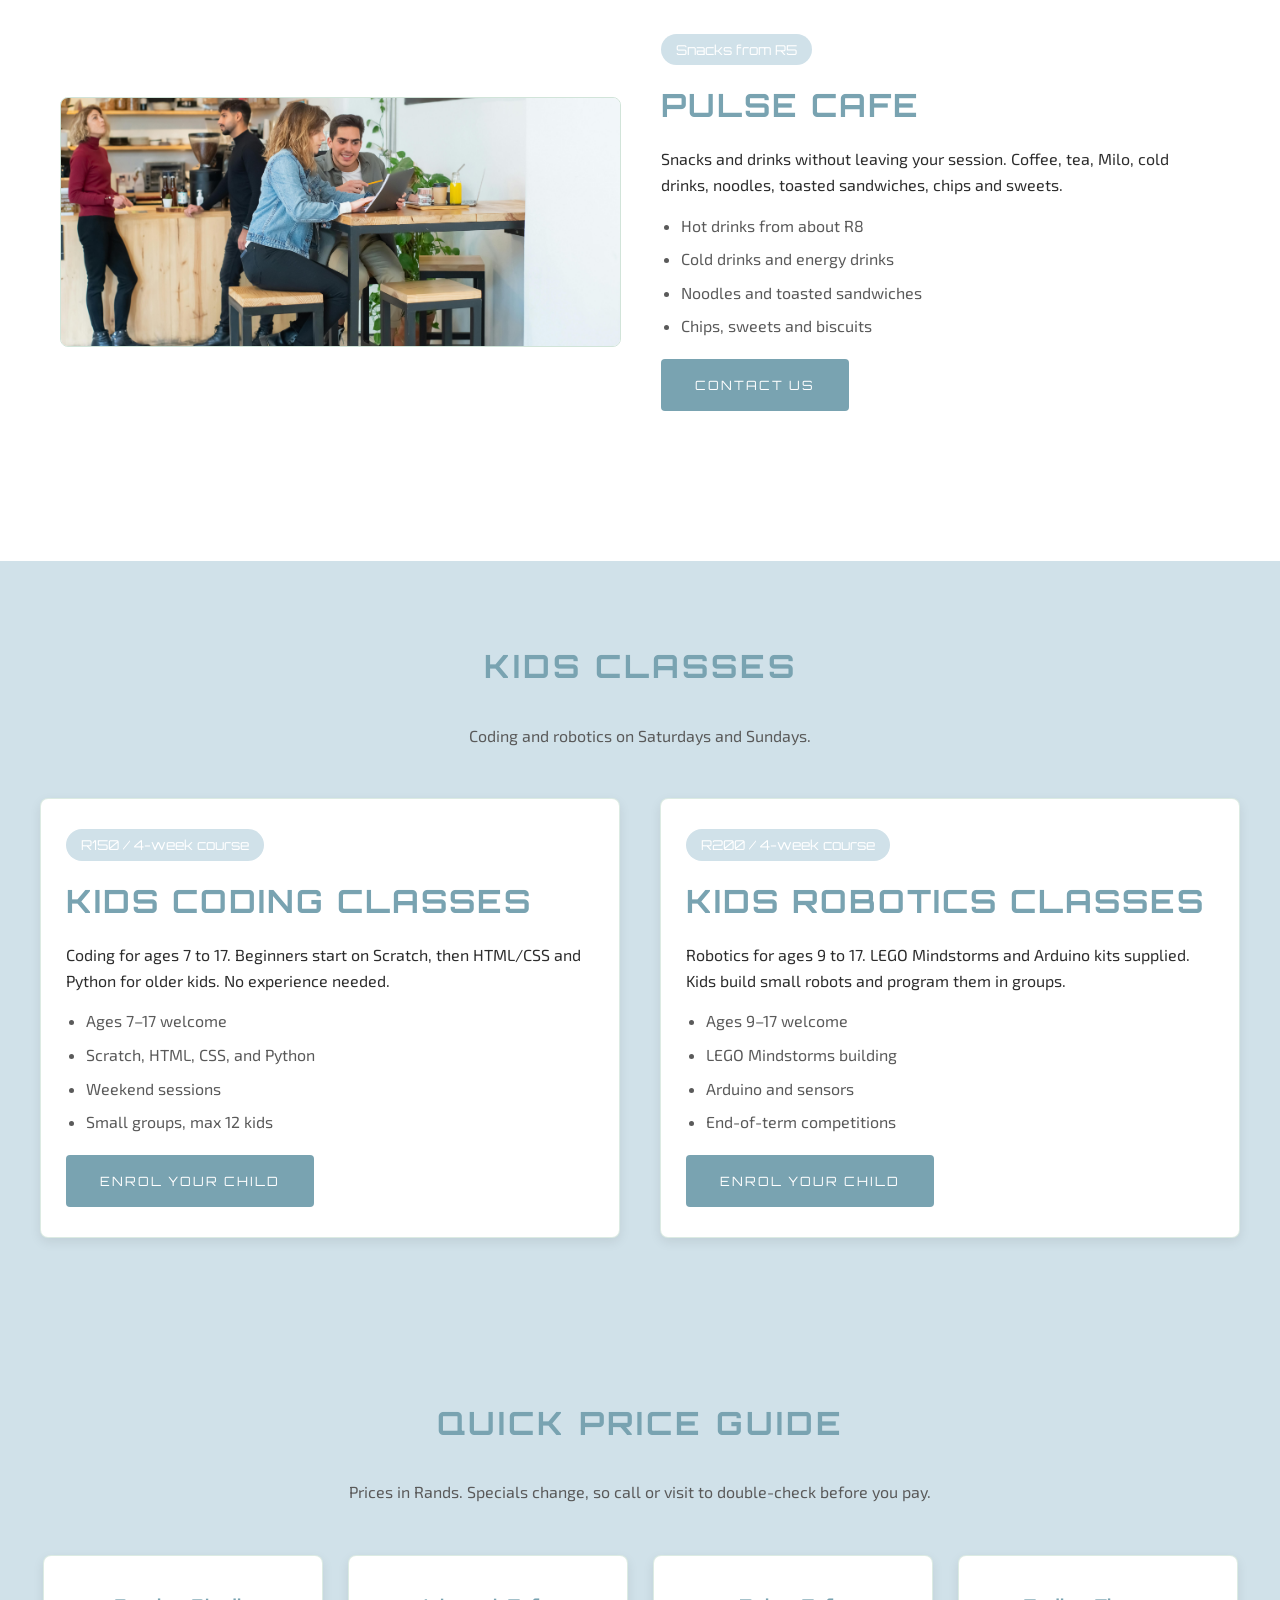
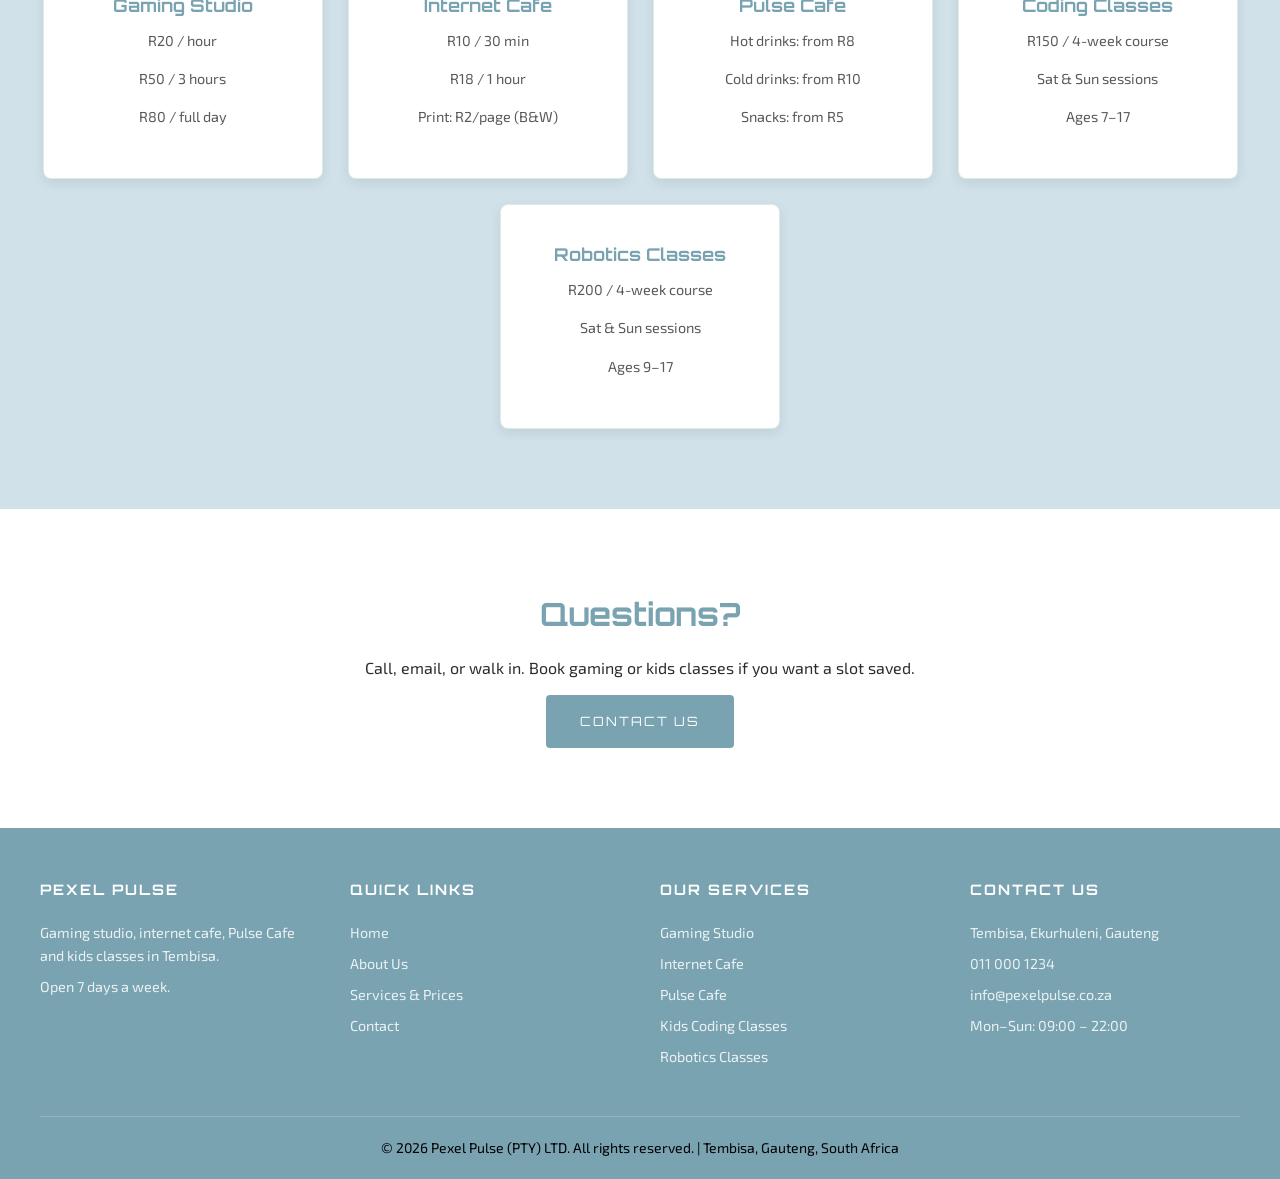
<file: services.html>
﻿<!DOCTYPE html>
<html lang="en">
<head>
  <meta charset="UTF-8">
  <meta name="viewport" content="width=device-width, initial-scale=1.0">
  <title>services</title>
  <link rel="stylesheet" href="css/styles.css">
</head>
<body>
   <!-- header Section -->
   <header>
    <div class="header-inner">

      <!-- logo Area -->
      <div class="logo">Pexel <span>Pulse</span></div>

      <!-- navigation Menu -->
      <nav>
        <ul>
          <li><a href="index.html">Home</a></li>
          <li><a href="about.html">About</a></li>
          <li><a href="services.html" class="active">Services</a></li>
          <li><a href="contact.html">Contact</a></li>
        </ul>
      </nav>

    </div>
  </header>

  <!-- Banner -->
  <div class="page-banner">
    <h1>Our <span>Services</span></h1>
    <p>What we do and what it costs. Prices in Rands.</p>
  </div>

  <!-- gaming Studio Section -->
  <div class="section">

    <div class="service-block">

      <div class="service-image">
        <img src="images/gaming2.jpg" alt="Consoles and gaming PCs">
      </div>

      <div class="service-text">
        <span class="price-tag">From R20 / hour</span>
        <h2>Gaming Studio</h2>
        <p>20+ stations: PS5, Xbox Series X, Nintendo Switch, gaming PCs and one VR setup. Gaming chairs, headsets and decent monitors at each seat.</p>
        <ul>
          <li>PS5, Xbox and Switch with popular games</li>
          <li>Gaming PCs with 144Hz screens</li>
          <li>VR station (book ahead if it's busy)</li>
          <li>Monthly tournaments</li>
          <li>Birthday party bookings</li>
        </ul>
        <a href="contact.html" class="btn btn-primary">Book a Station</a>
      </div>

    </div>

  </div>

  <!-- internet Cafe Section -->
  <div class="section-dark">
    <div class="section">

      <div class="service-block service-block--no-image">
        <div class="service-text">
          <span class="price-tag">From R10 / 30 min</span>
          <h2>Internet Cafe</h2>
          <p>Fibre internet on our PCs. Use them for CVs, job applications, school work, printing or just browsing.</p>
          <ul>
            <li>Fibre connection</li>
            <li>Print and scan (see price list below)</li>
            <li>Help with CVs if you ask at the desk</li>
            <li>Typing and school assignments</li>
            <li>Headphones at each PC</li>
          </ul>
          <a href="contact.html" class="btn btn-primary">Ask a Question</a>
        </div>

      </div>

    </div>
  </div>

  <!-- pulse Cafe Section -->
  <div class="section">

    <div class="service-block">

      <div class="service-image">
        <img src="images/cafe.jpg" alt="Cafe counter and seating">
      </div>

      <div class="service-text">
        <span class="price-tag">Snacks from R5</span>
        <h2>Pulse Cafe</h2>
        <p>Snacks and drinks without leaving your session. Coffee, tea, Milo, cold drinks, noodles, toasted sandwiches, chips and sweets.</p>
        <ul>
          <li>Hot drinks from about R8</li>
          <li>Cold drinks and energy drinks</li>
          <li>Noodles and toasted sandwiches</li>
          <li>Chips, sweets and biscuits</li>
        </ul>
        <a href="contact.html" class="btn btn-primary">Contact Us</a>
      </div>

    </div>

  </div>

  <!-- kids Classes Section -->
  <div class="section-dark">
    <div class="section">

      <div class="section-title">
        <h2>Kids Classes</h2>
        <p>Coding and robotics on Saturdays and Sundays.</p>
      </div>

      <div class="classes-row">

        <div class="class-box">
          <span class="price-tag">R150 / 4-week course</span>
          <h2>Kids Coding Classes</h2>
          <p>Coding for ages 7 to 17. Beginners start on Scratch, then HTML/CSS and Python for older kids. No experience needed.</p>
          <ul>
            <li>Ages 7–17 welcome</li>
            <li>Scratch, HTML, CSS, and Python</li>
            <li>Weekend sessions</li>
            <li>Small groups, max 12 kids</li>
          </ul>
          <a href="contact.html" class="btn btn-primary">Enrol Your Child</a>
        </div>

        <div class="class-box">
          <span class="price-tag">R200 / 4-week course</span>
          <h2>Kids Robotics Classes</h2>
          <p>Robotics for ages 9 to 17. LEGO Mindstorms and Arduino kits supplied. Kids build small robots and program them in groups.</p>
          <ul>
            <li>Ages 9–17 welcome</li>
            <li>LEGO Mindstorms building</li>
            <li>Arduino and sensors</li>
            <li>End-of-term competitions</li>
          </ul>
          <a href="contact.html" class="btn btn-primary">Enrol Your Child</a>
        </div>

      </div>

    </div>
  </div>

  <!-- pricing Table Summary -->
  <div class="section-dark">
    <div class="section">

      <div class="section-title">
        <h2>Quick Price Guide</h2>
        <p>Prices in Rands. Specials change, so call or visit to double-check before you pay.</p>
      </div>

      <!-- pricing Cards -->
      <div class="cards-grid">

        <div class="card">
          <h3>Gaming Studio</h3>
          <p>R20 / hour</p>
          <p>R50 / 3 hours</p>
          <p>R80 / full day</p>
        </div>

        <div class="card">
          <h3>Internet Cafe</h3>
          <p>R10 / 30 min</p>
          <p>R18 / 1 hour</p>
          <p>Print: R2/page (B&amp;W)</p>
        </div>

        <div class="card">
          <h3>Pulse Cafe</h3>
          <p>Hot drinks: from R8</p>
          <p>Cold drinks: from R10</p>
          <p>Snacks: from R5</p>
        </div>

        <div class="card">
          <h3>Coding Classes</h3>
          <p>R150 / 4-week course</p>
          <p>Sat &amp; Sun sessions</p>
          <p>Ages 7–17</p>
        </div>

        <div class="card">
          <h3>Robotics Classes</h3>
          <p>R200 / 4-week course</p>
          <p>Sat &amp; Sun sessions</p>
          <p>Ages 9–17</p>
        </div>

      </div>

    </div>
  </div>

  <!-- call To Action -->
  <div class="section" style="text-align: center;">
    <h2>Questions?</h2>
    <p>Call, email, or walk in. Book gaming or kids classes if you want a slot saved.</p>
    <a href="contact.html" class="btn btn-primary">Contact Us</a>
  </div>

  <!-- footer Section -->
  <footer>
    <div class="footer-inner">

      <div class="footer-col">
        <h3>Pexel Pulse</h3>
        <p>Gaming studio, internet cafe, Pulse Cafe and kids classes in Tembisa.</p>
        <p>Open 7 days a week.</p>
      </div>

      <div class="footer-col">
        <h3>Quick Links</h3>
        <a href="index.html">Home</a>
        <a href="about.html">About Us</a>
        <a href="services.html">Services &amp; Prices</a>
        <a href="contact.html">Contact</a>
      </div>

      <div class="footer-col">
        <h3>Our Services</h3>
        <a href="services.html">Gaming Studio</a>
        <a href="services.html">Internet Cafe</a>
        <a href="services.html">Pulse Cafe</a>
        <a href="services.html">Kids Coding Classes</a>
        <a href="services.html">Robotics Classes</a>
      </div>

      <div class="footer-col">
        <h3>Contact Us</h3>
        <p>Tembisa, Ekurhuleni, Gauteng</p>
        <p>011 000 1234</p>
        <p>info@pexelpulse.co.za</p>
        <p>Mon–Sun: 09:00 – 22:00</p>
      </div>

    </div>

    <div class="footer-bottom">
      <p>&copy; 2026 Pexel Pulse (PTY) LTD. All rights reserved. | Tembisa, Gauteng, South Africa</p>
    </div>
  </footer>

</body>
</html>
</file>
<file: css/styles.css>
/* =============================================
   PEXEL PULSE - Main Stylesheet
   ============================================= */

@import url('https://fonts.googleapis.com/css2?family=Orbitron:wght@400;700;900&family=Exo+2:wght@300;400;600&display=swap');

:root {
  --primary: #79A3B1;
  --primary-dark: #5f8d9b;
  --primary-light: #b5d6e0;
  --secondary: #D0E1E9;
  --accent: #4CAF50;
  --white: #FFFFFF;
  --dark: #FFFFFF;
  --dark2: #FFFFFF;
  --dark3: #D0E1E9;
  --text-light: #2D2D2D;
  --text-muted: #5a5a5a;
  --primary-rgb: 121, 163, 177;
  --heading-font: 'Orbitron', sans-serif;
  --body-font: 'Exo 2', sans-serif;
}

* {
  margin: 0;
  padding: 0;
  box-sizing: border-box;
}

body {
  background-color: var(--dark);
  color: var(--text-light);
  font-family: var(--body-font);
  font-size: 16px;
  line-height: 1.6;
}

h1, h2, h3, h4 {
  font-family: var(--heading-font);
  color: var(--primary);
  margin-bottom: 15px;
}

h1 { font-size: 2.5em; }
h2 { font-size: 2em; }
h3 { font-size: 1.4em; }

p {
  margin-bottom: 15px;
  color: var(--text-light);
}

a {
  text-decoration: none;
  color: var(--primary);
}

a:hover {
  color: var(--secondary);
}

a.btn,
a.btn:hover {
  text-decoration: none;
}

img {
  max-width: 100%;
  display: block;
}

ul {
  list-style: none;
}

/* Header & Navigation */

header {
  background-color: var(--dark2);
  border-bottom: 2px solid var(--primary);
  padding: 0 20px;
  position: sticky;
  top: 0;
  z-index: 999;
}

.header-inner {
  display: flex;
  justify-content: space-between;
  align-items: center;
  max-width: 1200px;
  margin: 0 auto;
  padding: 15px 0;
}

.logo {
  font-family: var(--heading-font);
  font-size: 1.8em;
  color: var(--primary);
  letter-spacing: 3px;
  text-transform: uppercase;
}

.logo span {
  color: var(--secondary);
}

nav ul {
  display: flex;
  gap: 30px;
}

nav ul li a {
  font-family: var(--heading-font);
  font-size: 0.75em;
  color: var(--text-light);
  text-transform: uppercase;
  letter-spacing: 1px;
  padding: 8px 0;
  border-bottom: 2px solid transparent;
}

nav ul li a:hover {
  color: var(--primary);
  border-bottom: 2px solid var(--primary);
}

nav ul li a.active {
  color: var(--primary);
  border-bottom: 2px solid var(--primary);
}

/* Hero Section */

.hero {
  background-color: var(--dark3);
  text-align: center;
  padding: 100px 20px 100px 20px;
  border-bottom: none;
}

.hero h1 {
  font-size: 3em;
  text-transform: uppercase;
  letter-spacing: 5px;
  margin-bottom: 10px;
}

.hero h1 span {
  color: var(--white);
}

.hero p {
  font-size: 1.2em;
  color: var(--text-muted);
  max-width: 600px;
  margin: 0 auto 30px auto;
}

.hero-location {
  font-size: 0.9em;
  color: var(--accent);
  letter-spacing: 2px;
  margin-bottom: 30px;
}

/* Buttons */

.btn {
  display: inline-block;
  padding: 14px 32px;
  font-family: var(--heading-font);
  font-size: 0.8em;
  text-transform: uppercase;
  letter-spacing: 2px;
  border-radius: 4px;
  cursor: pointer;
}

.btn-primary,
a.btn-primary {
  background-color: var(--primary);
  color: var(--white);
  border: 2px solid transparent;
}

.btn-primary:hover,
a.btn-primary:hover {
  background-color: var(--secondary);
  color: var(--primary);
  border-color: var(--primary-light);
}

.btn-outline,
a.btn-outline {
  background-color: transparent;
  border: 2px solid var(--primary);
  color: var(--primary);
  margin-left: 15px;
}

.btn-outline:hover,
a.btn-outline:hover {
  background-color: var(--primary);
  color: var(--white);
  border-color: var(--primary);
}

.hero .btn-primary,
.hero a.btn-primary {
  background-color: var(--primary);
  color: var(--white);
  border: 2px solid transparent;
  margin-right: 20px;
}

.hero .btn-outline,
.hero a.btn-outline {
  margin-left: 20px;
}

.hero .btn-primary:hover,
.hero a.btn-primary:hover {
  background-color: var(--secondary);
  color: var(--primary);
  border-color: var(--primary-light);
}

/* Sections */

.section {
  padding: 80px 20px;
  max-width: 1200px;
  margin: 0 auto;
}

.section-center {
  text-align: center;
}

.section-title {
  text-align: center;
  margin-bottom: 50px;
}

.section-title h2 {
  text-transform: uppercase;
  letter-spacing: 3px;
}

.section-title p {
  color: var(--text-muted);
  max-width: 600px;
  margin: 10px auto 0 auto;
}

.section-title h2::after {
  content: '';
  display: block;
  width: 60px;
  height: 3px;
  background-color: var(--secondary);
  margin: 12px auto 0 auto;
}

.section-dark {
  background-color: var(--dark3);
  padding: 80px 20px;
}

.section-dark .section {
  padding: 0;
}

/* Cards */

.cards-grid {
  display: flex;
  flex-wrap: wrap;
  gap: 25px;
  justify-content: center;
}

.card {
  background-color: var(--dark2);
  border: 1px solid rgba(26, 122, 66, 0.15);
  border-radius: 8px;
  padding: 35px 25px;
  width: 280px;
  text-align: center;
  box-shadow: 0 4px 12px rgba(0, 0, 0, 0.08);
}

.card:hover {
  border-color: var(--primary);
  box-shadow: 0 6px 18px rgba(121, 163, 177, 0.25);
}

.card h3 {
  margin-bottom: 10px;
  font-size: 1.1em;
}

.card p {
  font-size: 0.9em;
  color: var(--text-muted);
}

/* Feature Strip */

.feature-strip {
  background-color: var(--primary);
  padding: 20px;
  text-align: center;
  margin-top: 0;
}

.feature-strip p {
  color: var(--dark);
  font-family: var(--heading-font);
  font-size: 0.9em;
  letter-spacing: 2px;
  text-transform: uppercase;
  margin: 0;
}

/* Console Badges */

.consoles-row {
  display: flex;
  flex-wrap: wrap;
  gap: 15px;
  justify-content: center;
  margin-top: 40px;
  margin-bottom: 10px;
}

.console-badge {
  background-color: var(--dark2);
  border: 1px solid rgba(26, 122, 66, 0.2);
  border-radius: 6px;
  padding: 12px 20px;
  font-family: var(--heading-font);
  font-size: 0.7em;
  color: var(--text-light);
  letter-spacing: 1px;
  text-transform: uppercase;
  box-shadow: 0 4px 12px rgba(0, 0, 0, 0.08);
}

.console-badge:hover {
  border-color: var(--primary);
  box-shadow: 0 6px 18px rgba(121, 163, 177, 0.25);
}

/* Footer */

footer {
  background-color: var(--primary);
  border-top: none;
  padding: 50px 20px 20px 20px;
}

.footer-inner {
  display: flex;
  flex-wrap: wrap;
  gap: 40px;
  justify-content: space-between;
  max-width: 1200px;
  margin: 0 auto 40px auto;
}

.footer-col {
  flex: 1;
  min-width: 180px;
}

footer .footer-col h3,
.footer-col h3 {
  font-family: var(--heading-font);
  font-size: 0.9em;
  text-transform: uppercase;
  letter-spacing: 2px;
  margin-bottom: 20px;
  color: var(--white);
}

footer .footer-col p,
footer .footer-col a,
.footer-col p,
.footer-col a {
  color: rgba(255, 255, 255, 0.85);
  font-size: 0.9em;
  display: block;
  margin-bottom: 8px;
  text-decoration: none;
}

footer .footer-col a:hover,
.footer-col a:hover {
  color: var(--white);
}

.footer-bottom {
  text-align: center;
  padding-top: 20px;
  border-top: 1px solid rgba(255, 255, 255, 0.2);
  color: #000000;
  font-size: 14px;
  max-width: 1200px;
  margin: 0 auto;
}

.footer-bottom p {
  margin: 0;
  color: #000000;
  font-size: 14px;
}

/* Page Banner */

.page-banner {
  background-color: var(--dark3);
  padding: 60px 20px;
  text-align: center;
  border-bottom: 1px solid rgba(26, 122, 66, 0.15);
}

.page-banner h1 {
  text-transform: uppercase;
  letter-spacing: 5px;
  font-size: 2.2em;
}

.page-banner h1 span {
  color: var(--primary-dark);
}

.page-banner p {
  color: var(--text-muted);
  max-width: 500px;
  margin: 10px auto 0 auto;
}

/* Services Page */

.service-block {
  display: flex;
  flex-wrap: wrap;
  gap: 40px;
  align-items: center;
  margin-bottom: 70px;
}

.service-block.reverse {
  flex-direction: row-reverse;
}

.service-text {
  flex: 1;
  min-width: 280px;
}

.service-text h2 {
  text-transform: uppercase;
  letter-spacing: 2px;
  margin-bottom: 15px;
}

.service-text ul {
  list-style: disc;
  padding-left: 20px;
  color: var(--text-muted);
  margin-bottom: 20px;
}

.service-text ul li {
  margin-bottom: 8px;
}

.service-image {
  flex: 1;
  min-width: 280px;
  border: 1px solid rgba(26, 122, 66, 0.2);
  border-radius: 8px;
  height: 250px;
  overflow: hidden;
}

.service-image img {
  width: 100%;
  height: 100%;
  object-fit: cover;
  display: block;
}

.service-block--no-image .service-text {
  flex: 1;
  min-width: 280px;
  max-width: 100%;
}

.price-tag {
  display: inline-block;
  background-color: var(--secondary);
  color: #fff;
  font-family: var(--heading-font);
  font-size: 0.85em;
  padding: 5px 15px;
  border-radius: 20px;
  margin-bottom: 15px;
}

/* About Page */

.about-intro {
  display: flex;
  flex-wrap: wrap;
  gap: 50px;
  align-items: center;
  margin-bottom: 60px;
}

.about-text {
  flex: 1;
  min-width: 280px;
}

.about-image {
  flex: 1;
  min-width: 280px;
  border: 1px solid rgba(26, 122, 66, 0.2);
  border-radius: 8px;
  height: 300px;
  overflow: hidden;
}

.about-image img {
  width: 100%;
  height: 100%;
  object-fit: cover;
  display: block;
}

.classes-row {
  display: flex;
  flex-wrap: wrap;
  gap: 40px;
  align-items: flex-start;
}

.class-box {
  flex: 1;
  min-width: 280px;
  background-color: var(--dark2);
  border: 1px solid rgba(26, 122, 66, 0.15);
  border-radius: 8px;
  padding: 30px 25px;
  box-shadow: 0 4px 12px rgba(0, 0, 0, 0.08);
}

.class-box h2 {
  text-transform: uppercase;
  letter-spacing: 2px;
}

.class-box ul {
  list-style: disc;
  padding-left: 20px;
  color: var(--text-muted);
  margin-bottom: 20px;
}

.class-box ul li {
  margin-bottom: 8px;
}

.stats-row {
  display: flex;
  flex-wrap: wrap;
  gap: 20px;
  justify-content: center;
  margin: 50px 0;
}

.stat-box {
  background-color: var(--dark2);
  border: 1px solid rgba(26, 122, 66, 0.2);
  border-radius: 8px;
  padding: 30px 40px;
  text-align: center;
  min-width: 180px;
}

.stat-box h2 {
  font-size: 2.5em;
  color: var(--accent);
}

.stat-box p {
  color: var(--text-muted);
  font-size: 0.85em;
  margin: 0;
}

.team-grid {
  display: flex;
  flex-wrap: wrap;
  gap: 25px;
  justify-content: center;
}

.team-card {
  background-color: var(--dark2);
  border: 1px solid rgba(26, 122, 66, 0.15);
  border-radius: 8px;
  padding: 30px 25px;
  width: 220px;
  text-align: center;
}

.team-card .avatar {
  font-size: 1.2em;
  font-weight: 600;
  margin-bottom: 15px;
  color: var(--primary);
}

.team-card h3 {
  font-size: 1em;
  margin-bottom: 5px;
}

.team-card p {
  color: var(--text-muted);
  font-size: 0.8em;
  margin: 0;
}

/* Contact Page */

.contact-grid {
  display: flex;
  flex-wrap: wrap;
  gap: 50px;
  align-items: flex-start;
}

.contact-info {
  flex: 1;
  min-width: 280px;
}

.contact-info-item {
  margin-bottom: 30px;
}

.contact-info-item h3 {
  font-size: 0.9em;
  margin-bottom: 8px;
  color: var(--primary);
}

.contact-info-item h3 .fa,
.contact-info-item p .fa {
  margin-right: 8px;
  color: var(--primary);
}

.contact-info-item p {
  color: var(--text-muted);
  font-size: 0.9em;
  margin: 0 0 6px 0;
}

.contact-form {
  flex: 1;
  min-width: 280px;
}

.form-sent {
  display: none;
  margin-bottom: 20px;
  padding: 14px 18px;
  background-color: rgba(121, 163, 177, 0.2);
  border: 1px solid var(--primary);
  border-radius: 6px;
  color: var(--text-light);
}

.form-sent:target {
  display: block;
}

.form-sent p {
  margin: 0;
  font-size: 0.95em;
}

.form-group {
  margin-bottom: 20px;
}

.form-group label {
  display: block;
  font-family: var(--heading-font);
  font-size: 0.7em;
  text-transform: uppercase;
  letter-spacing: 1px;
  color: var(--primary);
  margin-bottom: 8px;
}

.form-group input,
.form-group textarea,
.form-group select {
  width: 100%;
  padding: 12px 16px;
  background-color: var(--dark3);
  border: 1px solid rgba(26, 122, 66, 0.2);
  border-radius: 4px;
  color: var(--text-light);
  font-family: var(--body-font);
  font-size: 0.95em;
}

.form-group input:focus,
.form-group textarea:focus,
.form-group select:focus {
  outline: none;
  border-color: var(--primary);
}

.form-group textarea {
  height: 130px;
  resize: vertical;
}

.hours-table {
  width: 100%;
  border-collapse: collapse;
  margin-top: 20px;
}

.hours-table th,
.hours-table td {
  padding: 12px 16px;
  text-align: left;
  border-bottom: 1px solid rgba(26, 122, 66, 0.1);
  font-size: 0.9em;
}

.hours-table th {
  font-family: var(--heading-font);
  color: var(--primary);
  font-size: 0.75em;
  letter-spacing: 1px;
  text-transform: uppercase;
}

.open-badge {
  color: var(--primary);
  font-weight: 600;
}

/* Responsive */

@media (max-width: 768px) {
  h1 { font-size: 1.8em; }
  h2 { font-size: 1.5em; }

  .hero h1 { font-size: 2em; }

  .header-inner {
    flex-direction: column;
    gap: 15px;
    padding: 15px 0;
  }

  nav ul {
    gap: 15px;
    flex-wrap: wrap;
    justify-content: center;
  }

  nav ul li a {
    font-size: 0.65em;
  }

  .service-block,
  .service-block.reverse {
    flex-direction: column;
  }

  .about-intro {
    flex-direction: column;
  }

  .contact-grid {
    flex-direction: column;
  }

  .classes-row {
    flex-direction: column;
  }

  .footer-inner {
    flex-direction: column;
    gap: 30px;
  }
}

@media (max-width: 480px) {
  .hero {
    padding: 60px 15px 70px 15px;
  }

  .hero h1 {
    font-size: 1.5em;
    letter-spacing: 2px;
  }

  .hero .btn-primary,
  .hero a.btn-primary {
    margin-right: 0;
    margin-bottom: 12px;
  }

  .hero .btn-outline,
  .hero a.btn-outline,
  .btn-outline {
    margin-left: 0;
    margin-top: 12px;
  }

  .card {
    width: 100%;
  }

  .section {
    padding: 50px 15px;
  }

  .stat-box {
    min-width: 140px;
    padding: 20px 25px;
  }

  nav ul {
    gap: 10px;
  }
}
</file>
